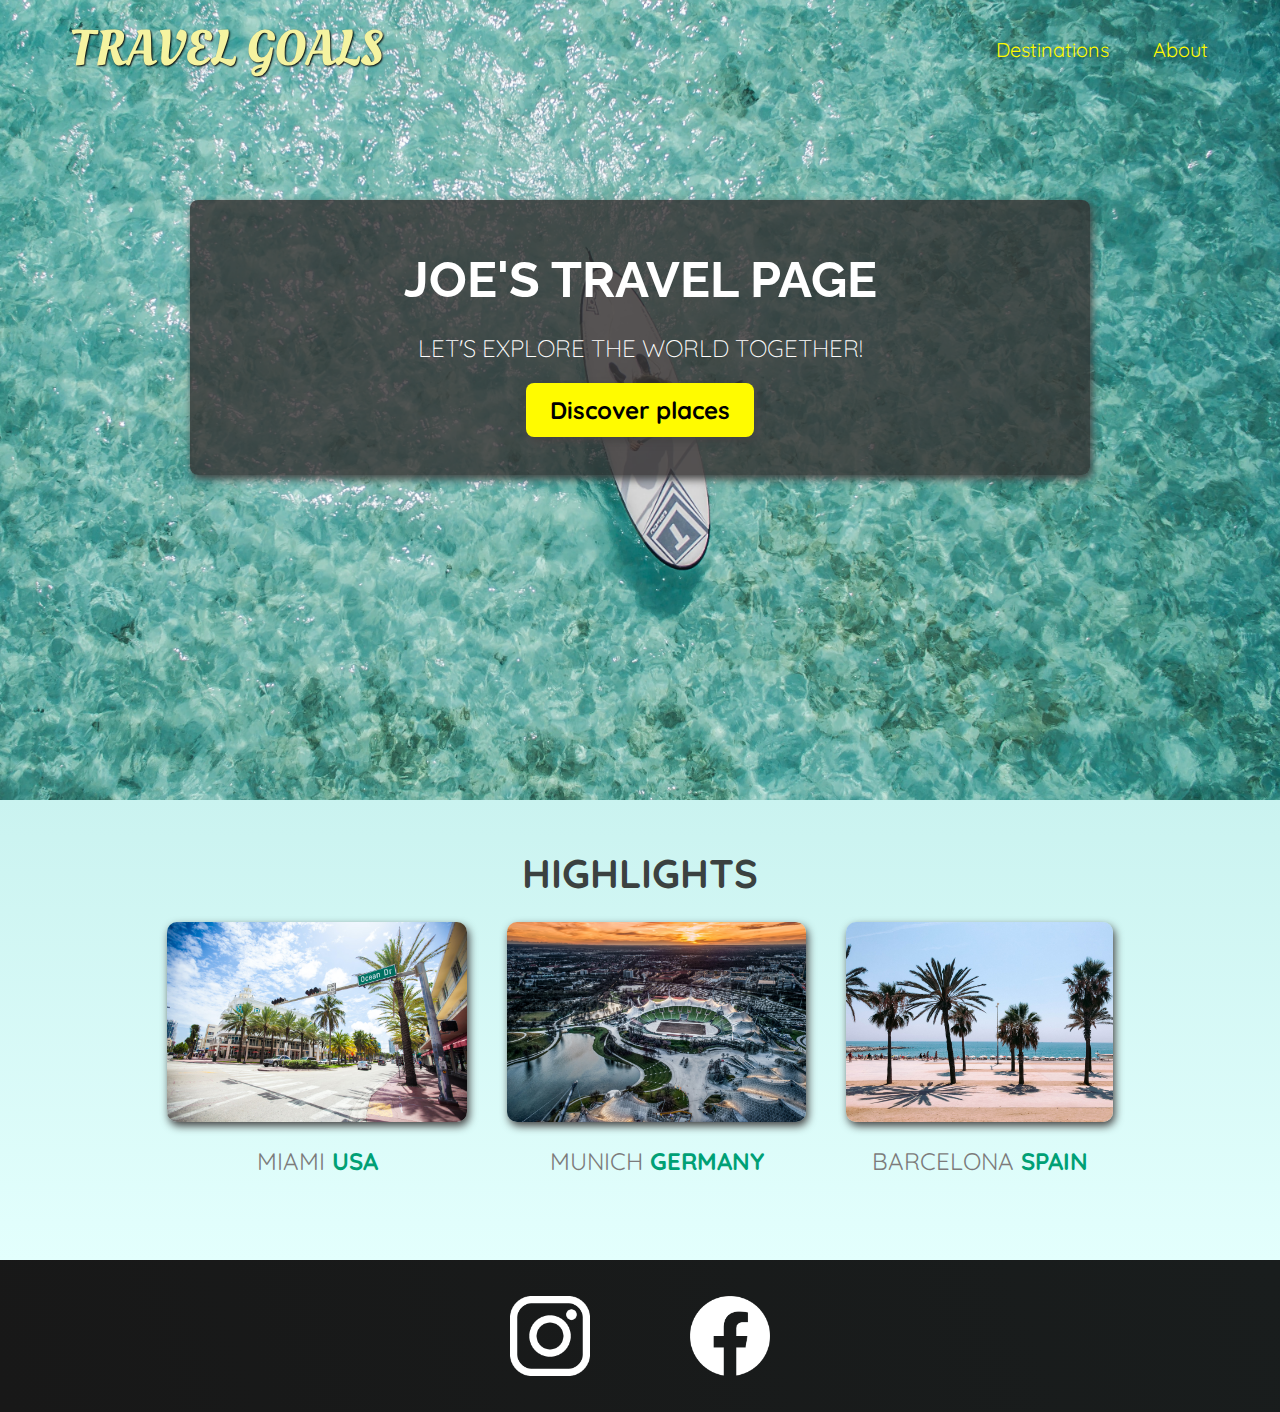
<file: index.html>
<!DOCTYPE html>
<html lang="en">
  <head>
    <meta charset="UTF-8" />
    <link href="styles.css" rel="stylesheet" />
    <link href="shared.css" rel="stylesheet" />

    <link
      href="https://fonts.googleapis.com/css2?family=Raleway:wght@700&family=Oleo+Script:wght@700&family=Quicksand:wght@300;500;700&display=swap"
      rel="stylesheet"
    />
    <title>Travel Goals</title>
  </head>
  <body>
    <header>
      <div id="page-logo">
        <a href="/index.html">Travel Goals</a>
      </div>

      <!-- nav는 다른 부분과 연결되는 내비게이션 링크들의 집합 -->
      <nav>
        <ul>
          <li><a href="/places.html">Destinations</a></li>
          <li><a href="">About</a></li>
        </ul>
      </nav>
    </header>
    <main>
      <section id="hero">
        <div id="hero-content">
          <h1>Joe's Travel Page</h1>
          <p>Let's explore the world together!</p>
          <a href="/places.html">Discover places</a>
        </div>
      </section>
      <section id="highlights">
        <h2>Highlights</h2>
        <ul id="destinations">
          <li class="destination">
            <img
              src="/images/places/miami.jpg"
              alt="Miami streets on sunny day"
            />
            <p>Miami <strong>USA</strong></p>
          </li>
          <li class="destination">
            <img
              src="/images/places/munich.jpg"
              alt="Munich stadium in winter"
            />
            <p>Munich <strong>Germany</strong></p>
          </li>
          <li class="destination">
            <img
              src="/images/places/barcelona.jpg"
              alt="Palm beach in Barcelona"
            />
            <p>Barcelona <strong>Spain </strong></p>
          </li>
        </ul>
      </section>
    </main>
    <footer>
      <ul>
        <li>
          <a href="https://www.instagram.com"
            ><img src="/images/icons/insta.png" alt="instagram logo"
          /></a>
        </li>
        <li>
          <a href="https://www.facebook.com"
            ><img src="/images/icons/facebook.png" alt="Facebook logo"
          /></a>
        </li>
      </ul>
    </footer>
  </body>
</html>
</file>
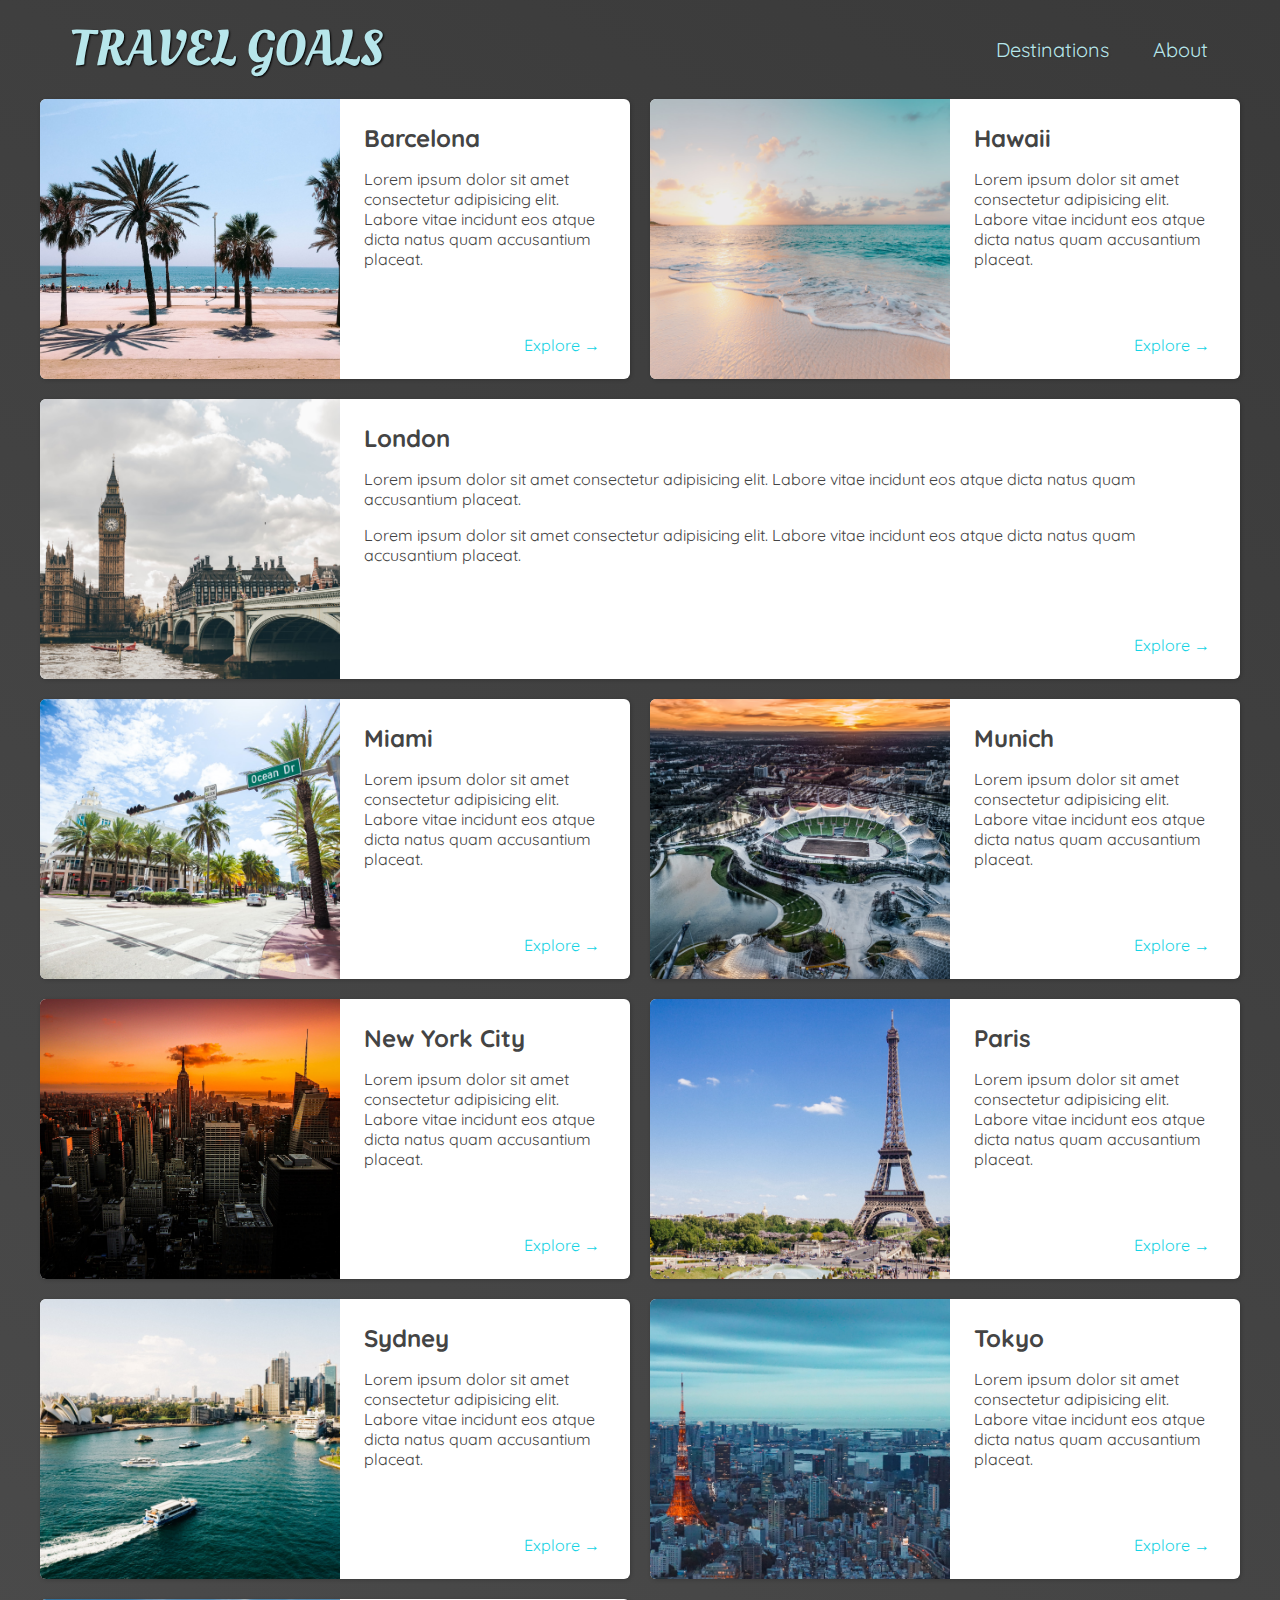
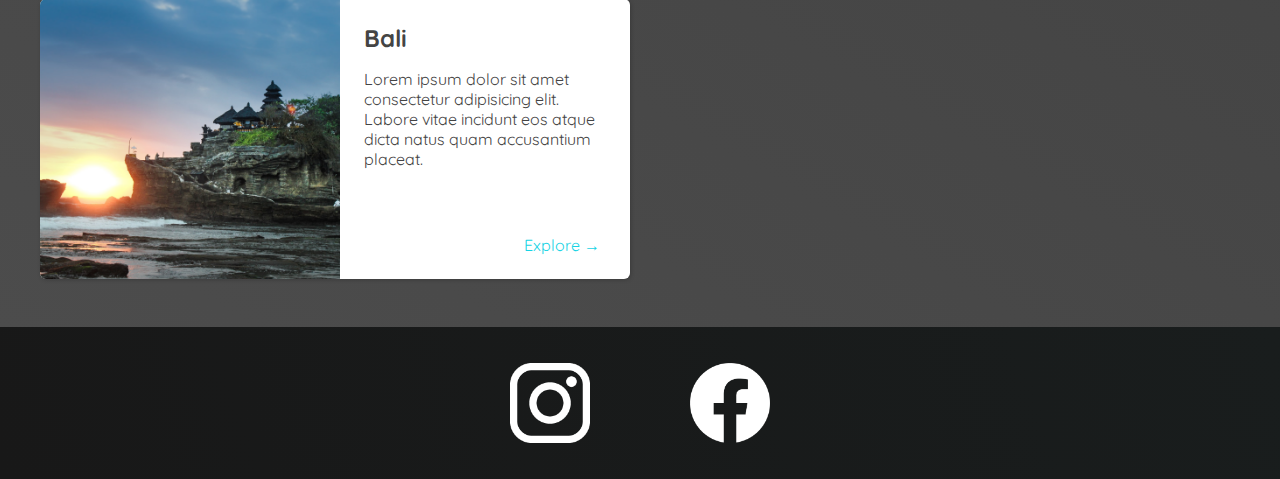
<file: places.html>
<!DOCTYPE html>
<html lang="en">
  <head>
    <meta charset="UTF-8" />
    <link href="shared.css" rel="stylesheet" />
    <link href="places.css" rel="stylesheet" />


    <link
      href="https://fonts.googleapis.com/css2?family=Raleway:wght@700&family=Oleo+Script:wght@700&family=Quicksand:wght@300;500;700&display=swap"
      rel="stylesheet"
    />
    <title>Travel Goals</title>
  </head>
  <body>
    <header>
      <div id="page-logo">
        <a href="/index.html">Travel Goals</a>
      </div>

      <!-- nav는 다른 부분과 연결되는 내비게이션 링크들의 집합 -->
      <nav>
        <ul>
          <li><a href="/places.html">Destinations</a></li>
          <li><a href="">About</a></li>
        </ul>
      </nav>
    </header>
    <main>
      <ul>
        <li>
          <img src="images/places/barcelona.jpg" alt="City of Barcelona" />
          <div class="item-content">
            <div>
              <h2>Barcelona</h2>
              <p>
                Lorem ipsum dolor sit amet consectetur adipisicing elit. Labore
                vitae incidunt eos atque dicta natus quam accusantium placeat.
              </p>
            </div>
            <div class="actions">
             <!--  &#x2192 이것은 16진법의 유니코드이고 특수한 문자나 기호를 뜻함. -->
              <a href="https://en.wikipedia.org/wiki/Barcelona">Explore &#x2192</a>
            </div>
          </div>
        </li>
        <li>
          <img src="images/places/hawaii.jpg" alt="Hawaii beach" />
          <div class="item-content">
            <div>
              <h2>Hawaii</h2>
              <p>
                Lorem ipsum dolor sit amet consectetur adipisicing elit. Labore
                vitae incidunt eos atque dicta natus quam accusantium placeat.
              </p>
            </div>
            <div class="actions">
              <a href="hhttps://en.wikipedia.org/wiki/Hawaii">Explore &#x2192</a>
            </div>
          </div>
        </li>
        <li>
          <img src="images/places/london.jpg" alt="London city" />
          <div class="item-content">
            <div>
              <h2>London</h2>
              <p>
                Lorem ipsum dolor sit amet consectetur adipisicing elit. Labore
                vitae incidunt eos atque dicta natus quam accusantium placeat.
              </p>
              <p>
                Lorem ipsum dolor sit amet consectetur adipisicing elit. Labore
                vitae incidunt eos atque dicta natus quam accusantium placeat.
              </p>
            </div>
            <div class="actions">
              <a href="https://en.wikipedia.org/wiki/London">Explore &#x2192</a>
            </div>
          </div>
        </li>
        <li>
          <img src="images/places/miami.jpg" alt="Miami streets" />
          <div class="item-content">
            <div>
              <h2>Miami</h2>
              <p>
                Lorem ipsum dolor sit amet consectetur adipisicing elit. Labore
                vitae incidunt eos atque dicta natus quam accusantium placeat.
              </p>
            </div>
            <div class="actions">
              <a href="https://en.wikipedia.org/wiki/Miami">Explore &#x2192</a>
            </div>
          </div>
        </li>
        <li>
          <img src="images/places/munich.jpg" alt="Munich football stadium" />
          <div class="item-content">
            <div>
              <h2>Munich</h2>
              <p>
                Lorem ipsum dolor sit amet consectetur adipisicing elit. Labore
                vitae incidunt eos atque dicta natus quam accusantium placeat.
              </p>
            </div>
            <div class="actions">
              <a href="https://en.wikipedia.org/wiki/Munich">Explore &#x2192</a>
            </div>
          </div>
        </li>
        <li>
          <img src="images/places/new-york-city.jpg" alt="New York City skyline" />
          <div class="item-content">
            <div>
              <h2>New York City</h2>
              <p>
                Lorem ipsum dolor sit amet consectetur adipisicing elit. Labore
                vitae incidunt eos atque dicta natus quam accusantium placeat.
              </p>
            </div>
            <div class="actions">
              <a href="https://en.wikipedia.org/wiki/New_York_City"
                >Explore &#x2192</a
              >
            </div>
          </div>
        </li>
        <li>
          <img src="images/places/paris.jpg" alt="Paris city" />
          <div class="item-content">
            <div>
              <h2>Paris</h2>
              <p>
                Lorem ipsum dolor sit amet consectetur adipisicing elit. Labore
                vitae incidunt eos atque dicta natus quam accusantium placeat.
              </p>
            </div>
            <div class="actions">
              <a href="https://en.wikipedia.org/wiki/Paris">Explore &#x2192</a>
            </div>
          </div>
        </li>
        <li>
          <img src="images/places/sydney.jpg" alt="Sydney beach" />
          <div class="item-content">
            <div>
              <h2>Sydney</h2>
              <p>
                Lorem ipsum dolor sit amet consectetur adipisicing elit. Labore
                vitae incidunt eos atque dicta natus quam accusantium placeat.
              </p>
            </div>
            <div class="actions">
              <a href="https://en.wikipedia.org/wiki/Sydney">Explore &#x2192</a>
            </div>
          </div>
        </li>
        <li>
          <img src="images/places/tokyo.jpg" alt="Tokyo skyline" />
          <div class="item-content">
            <div>
              <h2>Tokyo</h2>
              <p>
                Lorem ipsum dolor sit amet consectetur adipisicing elit. Labore
                vitae incidunt eos atque dicta natus quam accusantium placeat.
              </p>
            </div>
            <div class="actions">
              <a href="https://en.wikipedia.org/wiki/Tokyo">Explore &#x2192</a>
            </div>
          </div>
        </li>
        <li>
          <img src="images/places/bali.jpg" alt="Bali beach" />
          <div class="item-content">
            <div>
              <h2>Bali</h2>
              <p>
                Lorem ipsum dolor sit amet consectetur adipisicing elit. Labore
                vitae incidunt eos atque dicta natus quam accusantium placeat.
              </p>
            </div>
            <div class="actions">
              <a href="https://en.wikipedia.org/wiki/Bali">Explore &#x2192</a>
            </div>
          </div>
        </li>
      </ul> 
    </main>

    <footer>
        <ul>
          <li>
            <a href="https://www.instagram.com"
              ><img src="/images/icons/insta.png" alt="instagram logo"
            /></a>
          </li>
          <li>
            <a href="https://www.facebook.com"
              ><img src="/images/icons/facebook.png" alt="Facebook logo"
            /></a>
          </li>
        </ul>
      </footer>
    </body>
  </html>
</file>
<file: styles.css>
#hero {
    height: 800px;
    background-image: url("/images/places/ocean.jpg");

   /*  이미지의 가운데를 볼 수 있음 */
    background-position: center;

    /* 전체 요소를 덮어줌 */
    background-size: cover;
}

#hero-content {
    width: 900px;

    /* 불투명도를 더해주기 위해 rgba를 쓰고 0.8 */
    background-color: rgba(51, 47, 47, 0.8);
    box-shadow: 2px 4px 8px rgb(68, 67, 67);
    border-radius: 8px;
    text-align: center;
    padding: 50px 0;
    margin: 0 auto;

    position: relative;
    top : 200px;
}

#hero-content h1 {
    color: white;
    text-transform: uppercase;
    font-size: 50px;
    font-family: "Raleway", sans-serif;
    margin: 0;    
}

#hero-content p {
    color: white;
    text-transform: uppercase;
    font-size: 24px;
    font-weight: 300;
    margin-bottom: 32px;
}

#hero-content a {
    text-decoration: none;
    background-color: rgb(255, 251, 0);
    padding: 12px 24px;
    color: black;
    font-size: 24px;
    font-weight: bold;
    border-radius: 8px;
    box-shadow: 2px 4px 8px rgb(68, 67, 67);
}

#hero-content a:hover {
    background-color: rgb(255, 238, 0);
}

#highlights {
    padding: 24px;
    background: linear-gradient(0deg, rgb(227,255,253),rgb(202,243,240));
}

#highlights h2 {
    text-transform: uppercase;
    text-align: center;
    font-size: 40px;
    color: rgb(59,65,64);
    margin: 24px 0;
}

#destinations {
    display: flex;

    /* 플렉스 컨테이너 안에 있는 플렉스 개별 항목을 가운데로 정렬하고 남은 공간을 공평하게 좌우에 밀어줌. */
    justify-content: center;
    width: 90%;
    margin: auto;
    margin-bottom: 40px;
    
}

.destination {
    margin: 0 20px;
    text-transform: uppercase;
}

.destination p {
    text-align: center;
    font-size: 24px;
    color: rgb(124, 123, 123);
    margin: 20px 0;
}

.destination img {
    height: 200px;
    width: 100%;
    box-shadow: 2px 4px 8px rgb(68, 67, 67);
    border-radius: 10px;
    /* 이미지 수치를 잘 조절해서 맞춰줌 */
    object-fit: cover;
}
.destination strong {
    color: rgb(0,160,117);
}
</file>
<file: shared.css>
body {
    font-family: "Quicksand", sans-serif;
    margin: 0;
}

ul {
    list-style: none;
    margin: 0;
    padding: 0  ;
}

header {
    /* 요소를 일렬로 나란히 배치시켜줌 */
    display: flex;

    /* div와 nav를 분리 시켜줌 */
    justify-content: space-between;
    align-items: center;
    padding: 15px 60px;

    /* 헤더를 밖으로 꺼내는?? */
    position: absolute;
    width: 100%;
    box-sizing: border-box;
}

#page-logo a {
    padding: 10px;
    font-family: "Oleo Script", sans-serif;
    color: rgb(245, 243, 160);
    font-size: 50px;
    text-decoration: none;

    /* 대문자로 바꿔줌 */
    text-transform: uppercase;

    text-shadow: 1px 1px 2px rgb(0, 0, 0); 
}

header ul  {
    display: flex;
    
}

header li {
    margin-left: 20px;  
}

header a {
    color: rgb(255, 251, 0);
    text-decoration: none;
    font-size: 20px;
    padding: 12px;
    text-shadow: 1px 1px 2px rgba(0, 0, 0, 0.2);
    border-radius: 6px;
}

header nav a:hover {
    color: rgb(77, 77, 77);
    background-color: rgb(255, 251, 0);
}

footer {
    background: linear-gradient(70deg, rgb(24,24,24), rgb(25,29,29));
    padding: 36px;
}

footer ul {
    display: flex;
    justify-content: center;
    /* 상하 간격을 주고 싶을때는 패딩을 추천 */
    /* padding: 40px; */
}

footer li {
    width: 80px;
    height: 80px;
    /* 좌우 간격을 주고 싶을때는 마진을 추천 */
    margin: 0 50px;
}

footer img {
    width: 100%; 
    height: 100%;
}
</file>
<file: places.css>
body {
    background: linear-gradient(30deg, rgb(77,77,77),rgb(58,58,58));
    color: rgb(68, 68, 68);
}

#page-logo a {
    color: rgb(183, 230, 235);
}

header {
    /* static은 포지션의 기본값 */
    position: static;
}

header a {
    color: rgb(183, 230, 235);
}

header nav a:hover {
    background-color: rgb(183, 230, 235);
    color: rgb(59, 59, 59);
}

main ul {
    width: 1200px;
    margin: 0 auto 48px auto;

    /* 카드 레이아웃 만들때 diplay : grid 써보기 */
    display: grid;
    /* 레이아웃을 공평하게 2열로 나눌때 1fr 1fr */
    grid-template-columns: 1fr 1fr;
    /* 행과 열의 간격을 나눌 때 */
    gap: 20px 20px;
}

/* 리스트의 3번째인 런던 사진만 넣고싶을때 */
li:nth-of-type(3) {
    grid-column: 1 / span 2;
}

main li {
    display: flex;
    
    background-color: white; 
    box-shadow: 1px 1px 4px rgba(0, 0, 0, 0.2);
    border-radius: 6px;

    /* 이미지 모서리 스타일 적용 */
    overflow: hidden;
}

main li img {
    width: 300px;
    height: 280px;
    object-fit: cover;
}

.item-content {
    padding: 24px;
    display: flex;
    flex-direction: column ;
    justify-content: space-between;
}

.item-content h2 {
    margin: 0;
}

.actions    {
    text-align: right;
}

.actions a {
    text-decoration: none;
    padding: 6px;
    color: rgb(22, 211, 228);
    border-radius: 5px;
}

.actions a:hover {
    background-color: rgb(235, 253, 255);
}
</file>
